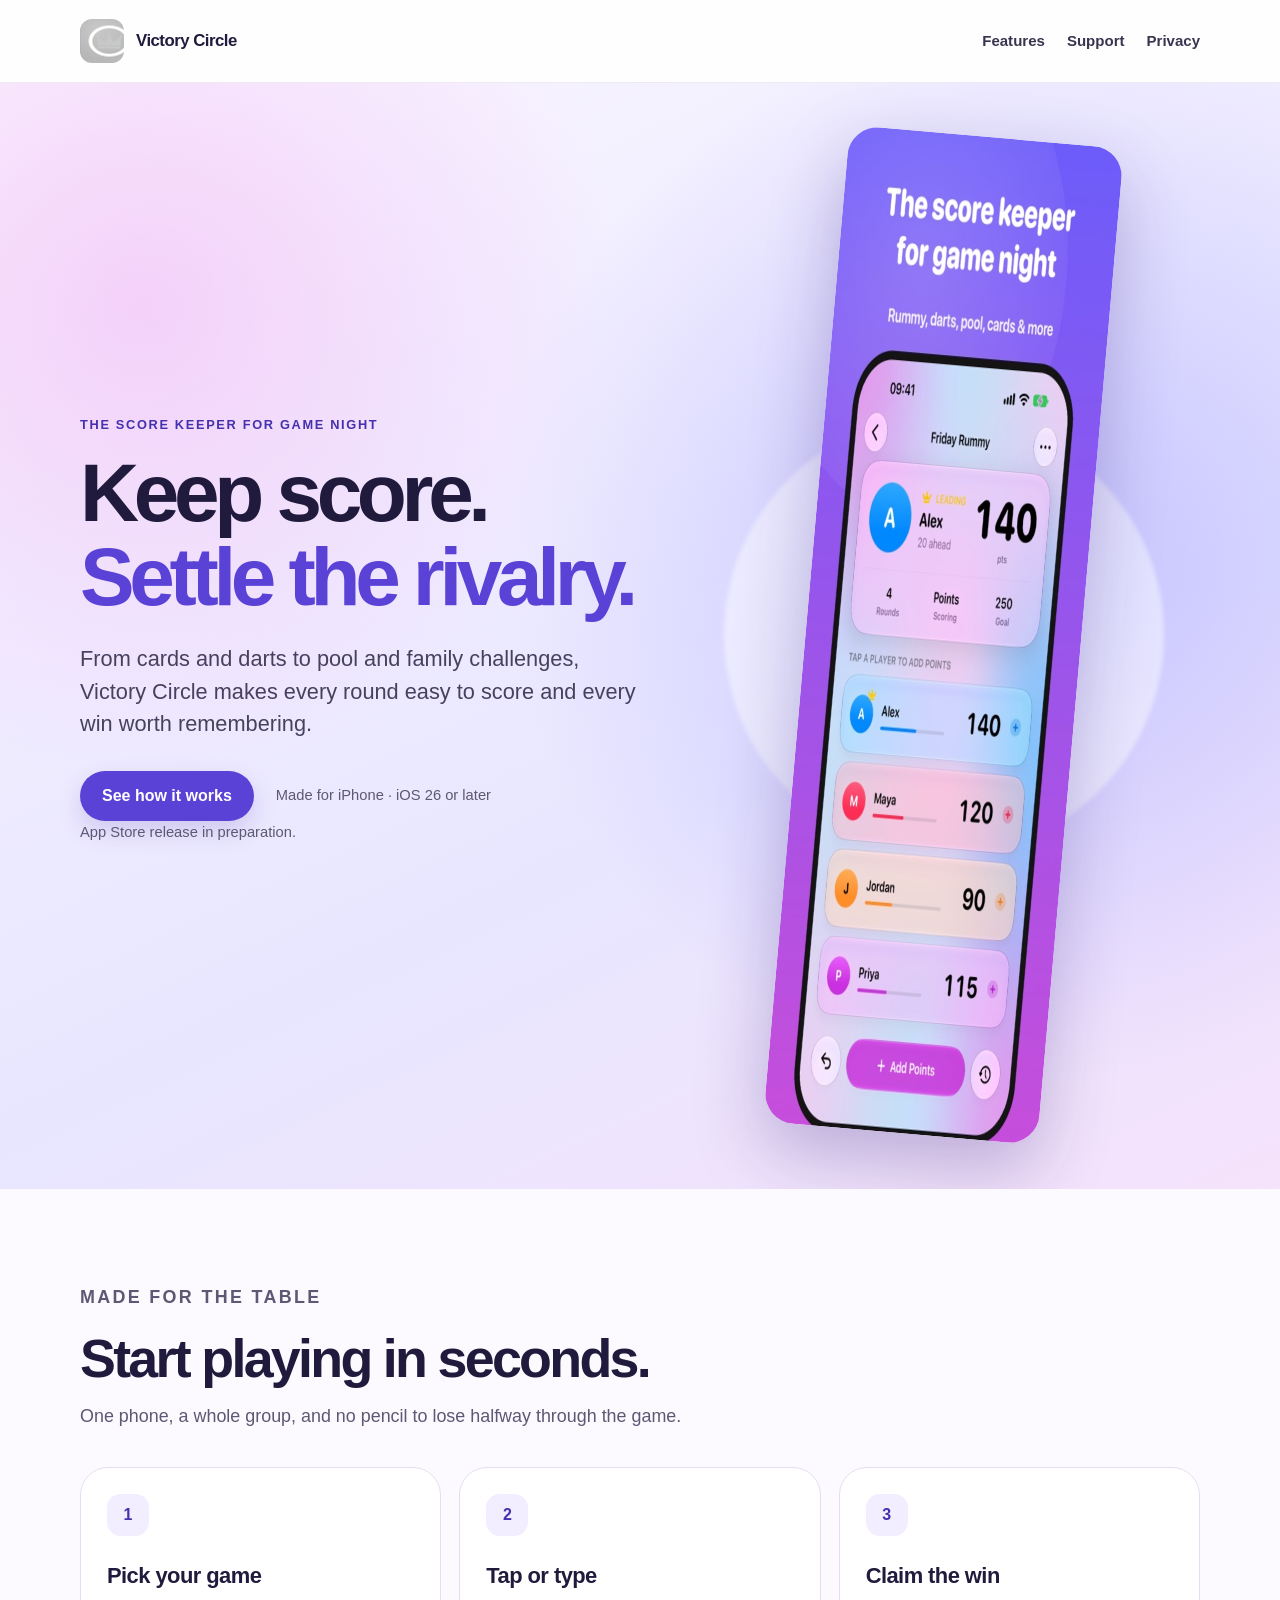
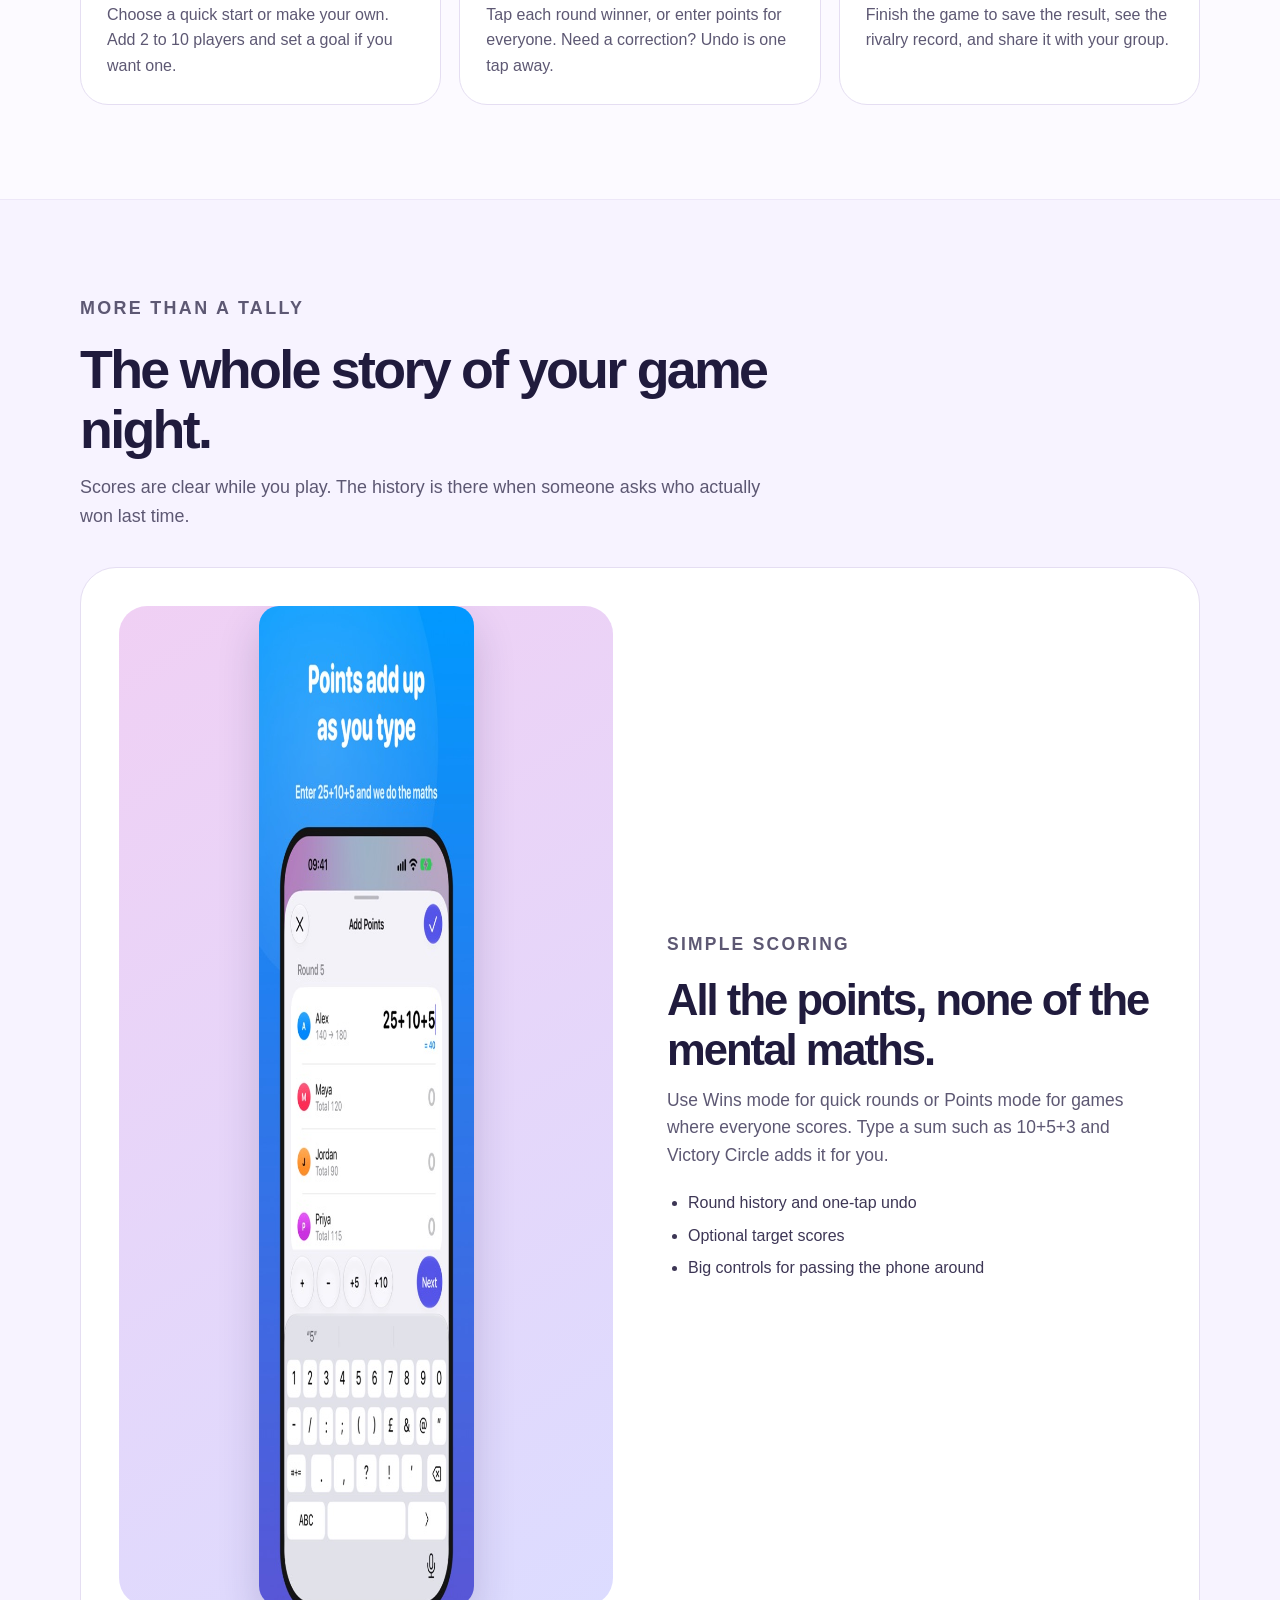
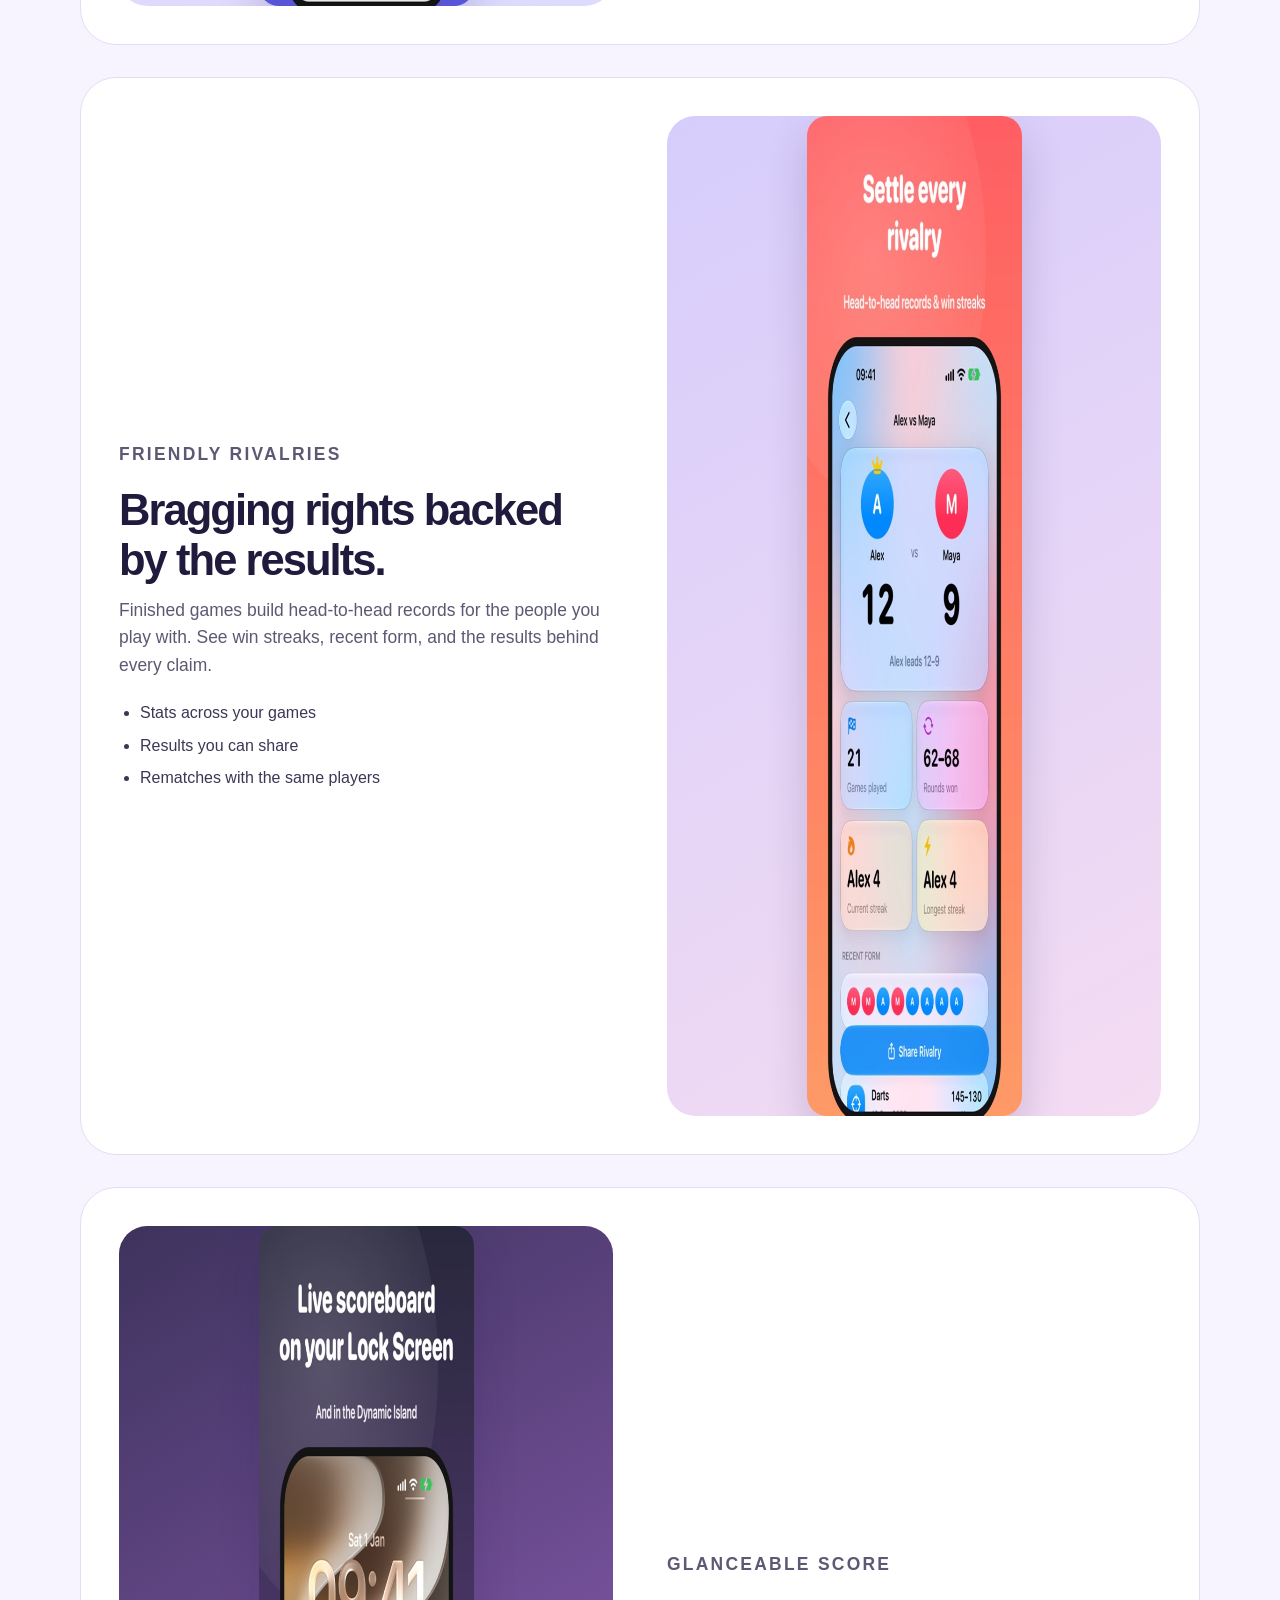
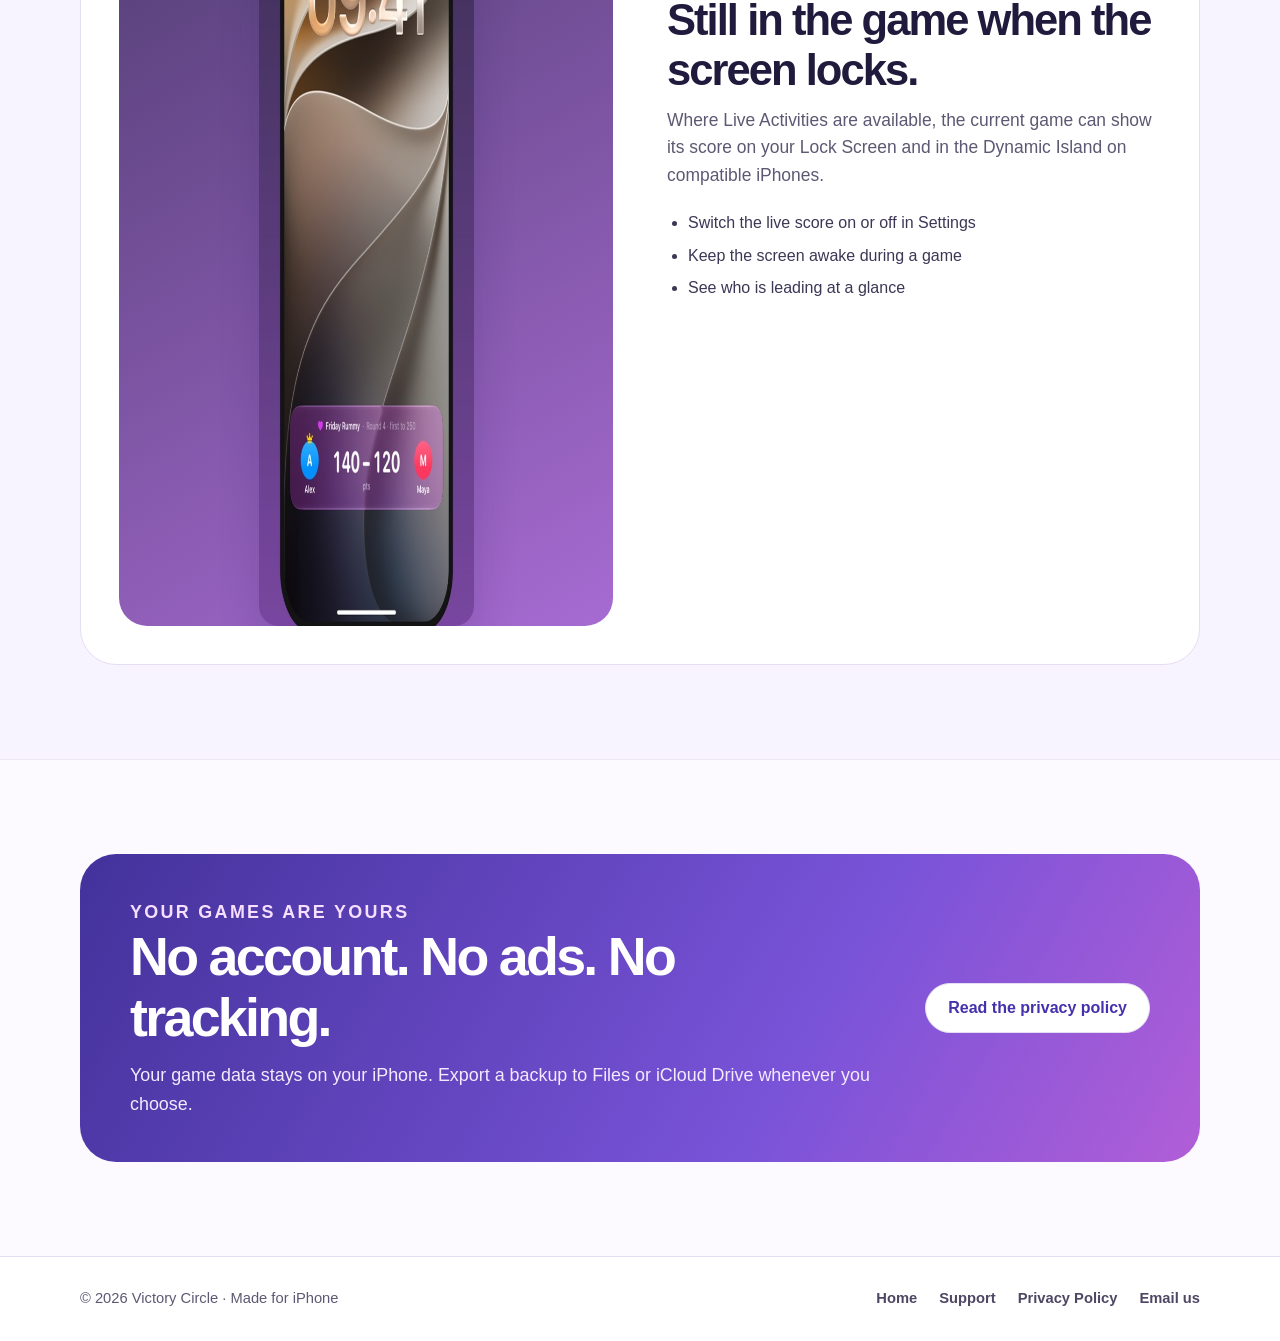
<file: index.html>
<!doctype html>
<html lang="en">
<head>
  <meta charset="utf-8">
  <meta name="viewport" content="width=device-width, initial-scale=1">
  <meta name="theme-color" content="#f8f4ff">
  <meta name="description" content="Victory Circle keeps score for game night, tracks every round, and remembers your friendly rivalries. Made for iPhone.">
  <meta property="og:title" content="Victory Circle — keep score, settle the rivalry">
  <meta property="og:description" content="A score keeper for game nights, cards, darts, pool and every friendly competition.">
  <meta property="og:type" content="website">
  <meta property="og:image" content="assets/app-icon.png">
  <link rel="icon" type="image/png" href="assets/app-icon.png">
  <link rel="stylesheet" href="styles.css">
  <title>Victory Circle — Keep score. Settle the rivalry.</title>
</head>
<body>
  <a class="skip-link" href="#main">Skip to content</a>
  <header class="site-header">
    <div class="container header-inner">
      <a class="brand" href="index.html" aria-label="Victory Circle home">
        <img src="assets/app-icon.png" width="44" height="44" alt="">
        <span>Victory Circle</span>
      </a>
      <nav class="site-nav" aria-label="Main navigation">
        <a href="#features">Features</a>
        <a href="support.html">Support</a>
        <a href="privacy-policy.html">Privacy</a>
      </nav>
    </div>
  </header>

  <main id="main">
    <section class="hero" aria-labelledby="hero-title">
      <div class="container hero-grid">
        <div>
          <p class="eyebrow">The score keeper for game night</p>
          <h1 id="hero-title">Keep score.<br><em>Settle the rivalry.</em></h1>
          <p class="lead">From cards and darts to pool and family challenges, Victory Circle makes every round easy to score and every win worth remembering.</p>
          <div class="hero-actions">
            <a class="button button-primary" href="#how-it-works">See how it works</a>
            <span class="fine-print">Made for iPhone · iOS 26 or later</span>
          </div>
          <p class="fine-print">App Store release in preparation.</p>
        </div>
        <div class="hero-visual">
          <img src="assets/01-game.jpg" width="460" height="1000" alt="Victory Circle scoreboard showing player scores in a Friday Rummy game">
        </div>
      </div>
    </section>

    <section class="section" id="how-it-works" aria-labelledby="how-title">
      <div class="container">
        <div class="section-heading">
          <p class="eyebrow">Made for the table</p>
          <h2 id="how-title">Start playing in seconds.</h2>
          <p>One phone, a whole group, and no pencil to lose halfway through the game.</p>
        </div>
        <div class="step-grid">
          <div class="step-card">
            <span class="step-num" aria-hidden="true">1</span>
            <h3>Pick your game</h3>
            <p>Choose a quick start or make your own. Add 2 to 10 players and set a goal if you want one.</p>
          </div>
          <div class="step-card">
            <span class="step-num" aria-hidden="true">2</span>
            <h3>Tap or type</h3>
            <p>Tap each round winner, or enter points for everyone. Need a correction? Undo is one tap away.</p>
          </div>
          <div class="step-card">
            <span class="step-num" aria-hidden="true">3</span>
            <h3>Claim the win</h3>
            <p>Finish the game to save the result, see the rivalry record, and share it with your group.</p>
          </div>
        </div>
      </div>
    </section>

    <section class="section section-tint" id="features" aria-labelledby="features-title">
      <div class="container">
        <div class="section-heading">
          <p class="eyebrow">More than a tally</p>
          <h2 id="features-title">The whole story of your game night.</h2>
          <p>Scores are clear while you play. The history is there when someone asks who actually won last time.</p>
        </div>
        <div class="feature-stack">
          <article class="feature">
            <div class="feature-image pink">
              <img src="assets/03-points.jpg" loading="lazy" width="460" height="1000" alt="Points entry screen showing a sum being added during a game">
            </div>
            <div class="feature-copy">
              <p class="eyebrow">Simple scoring</p>
              <h3>All the points, none of the mental maths.</h3>
              <p>Use Wins mode for quick rounds or Points mode for games where everyone scores. Type a sum such as 10+5+3 and Victory Circle adds it for you.</p>
              <ul>
                <li>Round history and one-tap undo</li>
                <li>Optional target scores</li>
                <li>Big controls for passing the phone around</li>
              </ul>
            </div>
          </article>
          <article class="feature">
            <div class="feature-image">
              <img src="assets/02-rivalry.jpg" loading="lazy" width="460" height="1000" alt="Head-to-head rivalry results between two players">
            </div>
            <div class="feature-copy">
              <p class="eyebrow">Friendly rivalries</p>
              <h3>Bragging rights backed by the results.</h3>
              <p>Finished games build head-to-head records for the people you play with. See win streaks, recent form, and the results behind every claim.</p>
              <ul>
                <li>Stats across your games</li>
                <li>Results you can share</li>
                <li>Rematches with the same players</li>
              </ul>
            </div>
          </article>
          <article class="feature">
            <div class="feature-image dark">
              <img src="assets/04-lock.jpg" loading="lazy" width="460" height="1000" alt="Live score displayed on an iPhone Lock Screen">
            </div>
            <div class="feature-copy">
              <p class="eyebrow">Glanceable score</p>
              <h3>Still in the game when the screen locks.</h3>
              <p>Where Live Activities are available, the current game can show its score on your Lock Screen and in the Dynamic Island on compatible iPhones.</p>
              <ul>
                <li>Switch the live score on or off in Settings</li>
                <li>Keep the screen awake during a game</li>
                <li>See who is leading at a glance</li>
              </ul>
            </div>
          </article>
        </div>
      </div>
    </section>

    <section class="section" aria-labelledby="private-title">
      <div class="container">
        <div class="privacy-callout">
          <div>
            <p class="eyebrow" style="color:#f6dfff">Your games are yours</p>
            <h2 id="private-title">No account. No ads. No tracking.</h2>
            <p>Your game data stays on your iPhone. Export a backup to Files or iCloud Drive whenever you choose.</p>
          </div>
          <a class="button button-light" href="privacy-policy.html">Read the privacy policy</a>
        </div>
      </div>
    </section>
  </main>

  <footer class="site-footer">
    <div class="container footer-inner">
      <p>© 2026 Victory Circle · Made for iPhone</p>
      <nav class="footer-links" aria-label="Footer navigation">
        <a href="index.html">Home</a>
        <a href="support.html">Support</a>
        <a href="privacy-policy.html">Privacy Policy</a>
        <a href="mailto:vsskkv@gmail.com">Email us</a>
      </nav>
    </div>
  </footer>
</body>
</html>
</file>
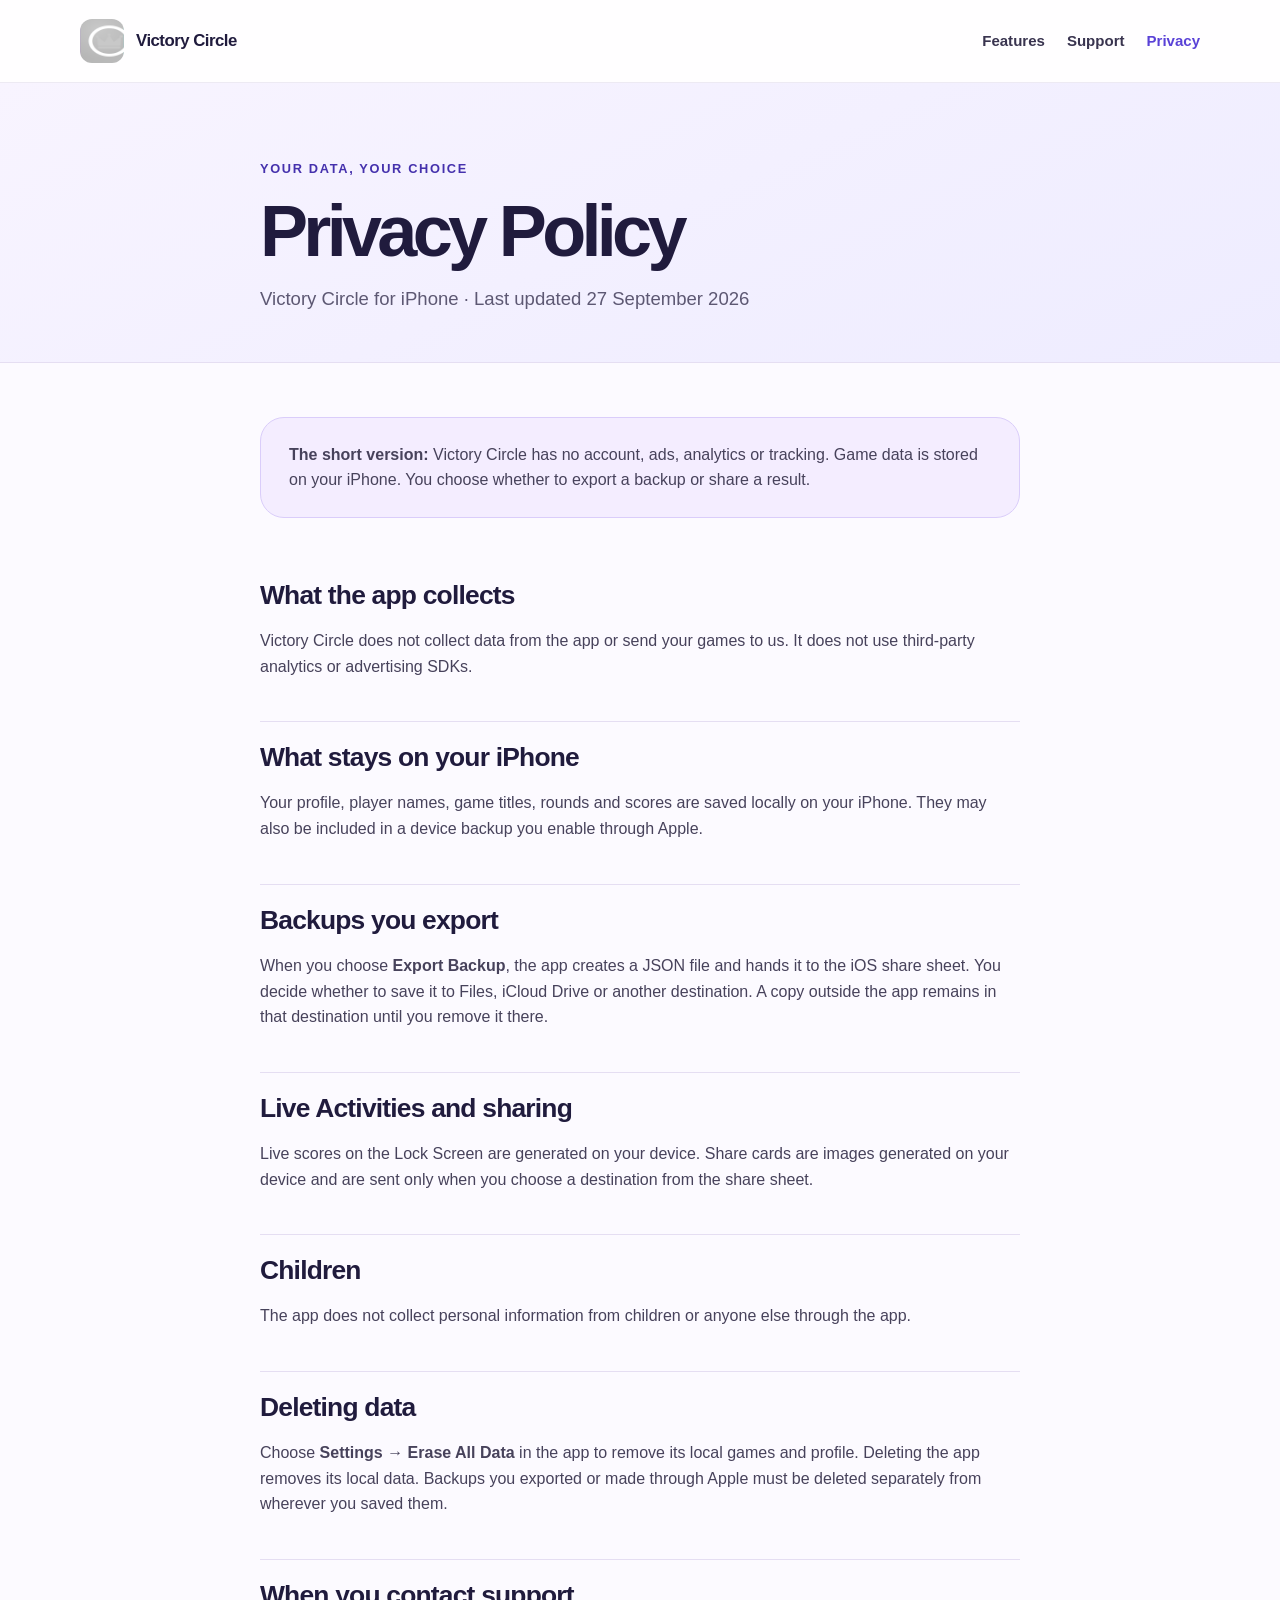
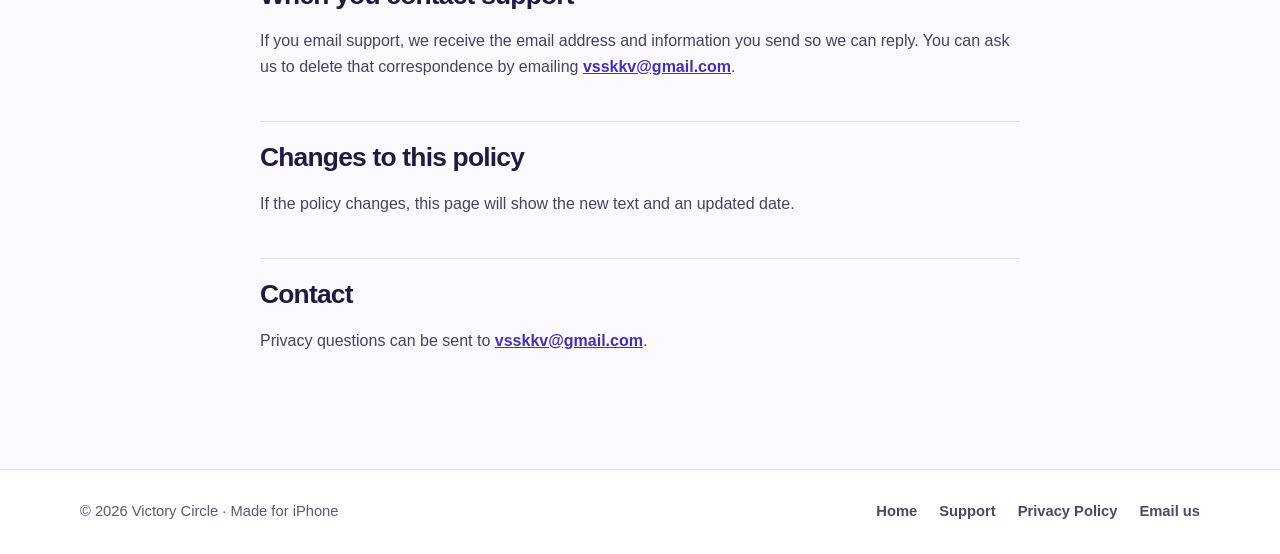
<file: privacy-policy.html>
<!doctype html>
<html lang="en">
<head>
  <meta charset="utf-8">
  <meta name="viewport" content="width=device-width, initial-scale=1">
  <meta name="theme-color" content="#f8f4ff">
  <meta name="description" content="How Victory Circle handles game data, backups and support messages.">
  <link rel="icon" type="image/png" href="assets/app-icon.png">
  <link rel="stylesheet" href="styles.css">
  <title>Privacy Policy — Victory Circle</title>
</head>
<body>
  <a class="skip-link" href="#main">Skip to content</a>
  <header class="site-header">
    <div class="container header-inner">
      <a class="brand" href="index.html" aria-label="Victory Circle home">
        <img src="assets/app-icon.png" width="44" height="44" alt="">
        <span>Victory Circle</span>
      </a>
      <nav class="site-nav" aria-label="Main navigation">
        <a href="index.html#features">Features</a>
        <a href="support.html">Support</a>
        <a href="privacy-policy.html" aria-current="page">Privacy</a>
      </nav>
    </div>
  </header>

  <main id="main">
    <div class="page-hero">
      <div class="narrow">
        <p class="eyebrow">Your data, your choice</p>
        <h1>Privacy Policy</h1>
        <p>Victory Circle for iPhone · Last updated 27 September 2026</p>
      </div>
    </div>
    <div class="narrow content-page legal">
      <div class="notice-card">
        <p><strong>The short version:</strong> Victory Circle has no account, ads, analytics or tracking. Game data is stored on your iPhone. You choose whether to export a backup or share a result.</p>
      </div>

      <h2>What the app collects</h2>
      <p>Victory Circle does not collect data from the app or send your games to us. It does not use third-party analytics or advertising SDKs.</p>

      <h2>What stays on your iPhone</h2>
      <p>Your profile, player names, game titles, rounds and scores are saved locally on your iPhone. They may also be included in a device backup you enable through Apple.</p>

      <h2>Backups you export</h2>
      <p>When you choose <strong>Export Backup</strong>, the app creates a JSON file and hands it to the iOS share sheet. You decide whether to save it to Files, iCloud Drive or another destination. A copy outside the app remains in that destination until you remove it there.</p>

      <h2>Live Activities and sharing</h2>
      <p>Live scores on the Lock Screen are generated on your device. Share cards are images generated on your device and are sent only when you choose a destination from the share sheet.</p>

      <h2>Children</h2>
      <p>The app does not collect personal information from children or anyone else through the app.</p>

      <h2>Deleting data</h2>
      <p>Choose <strong>Settings → Erase All Data</strong> in the app to remove its local games and profile. Deleting the app removes its local data. Backups you exported or made through Apple must be deleted separately from wherever you saved them.</p>

      <h2>When you contact support</h2>
      <p>If you email support, we receive the email address and information you send so we can reply. You can ask us to delete that correspondence by emailing <a href="mailto:vsskkv@gmail.com">vsskkv@gmail.com</a>.</p>

      <h2>Changes to this policy</h2>
      <p>If the policy changes, this page will show the new text and an updated date.</p>

      <h2>Contact</h2>
      <p>Privacy questions can be sent to <a href="mailto:vsskkv@gmail.com">vsskkv@gmail.com</a>.</p>
    </div>
  </main>

  <footer class="site-footer">
    <div class="container footer-inner">
      <p>© 2026 Victory Circle · Made for iPhone</p>
      <nav class="footer-links" aria-label="Footer navigation">
        <a href="index.html">Home</a>
        <a href="support.html">Support</a>
        <a href="privacy-policy.html">Privacy Policy</a>
        <a href="mailto:vsskkv@gmail.com">Email us</a>
      </nav>
    </div>
  </footer>
</body>
</html>
</file>
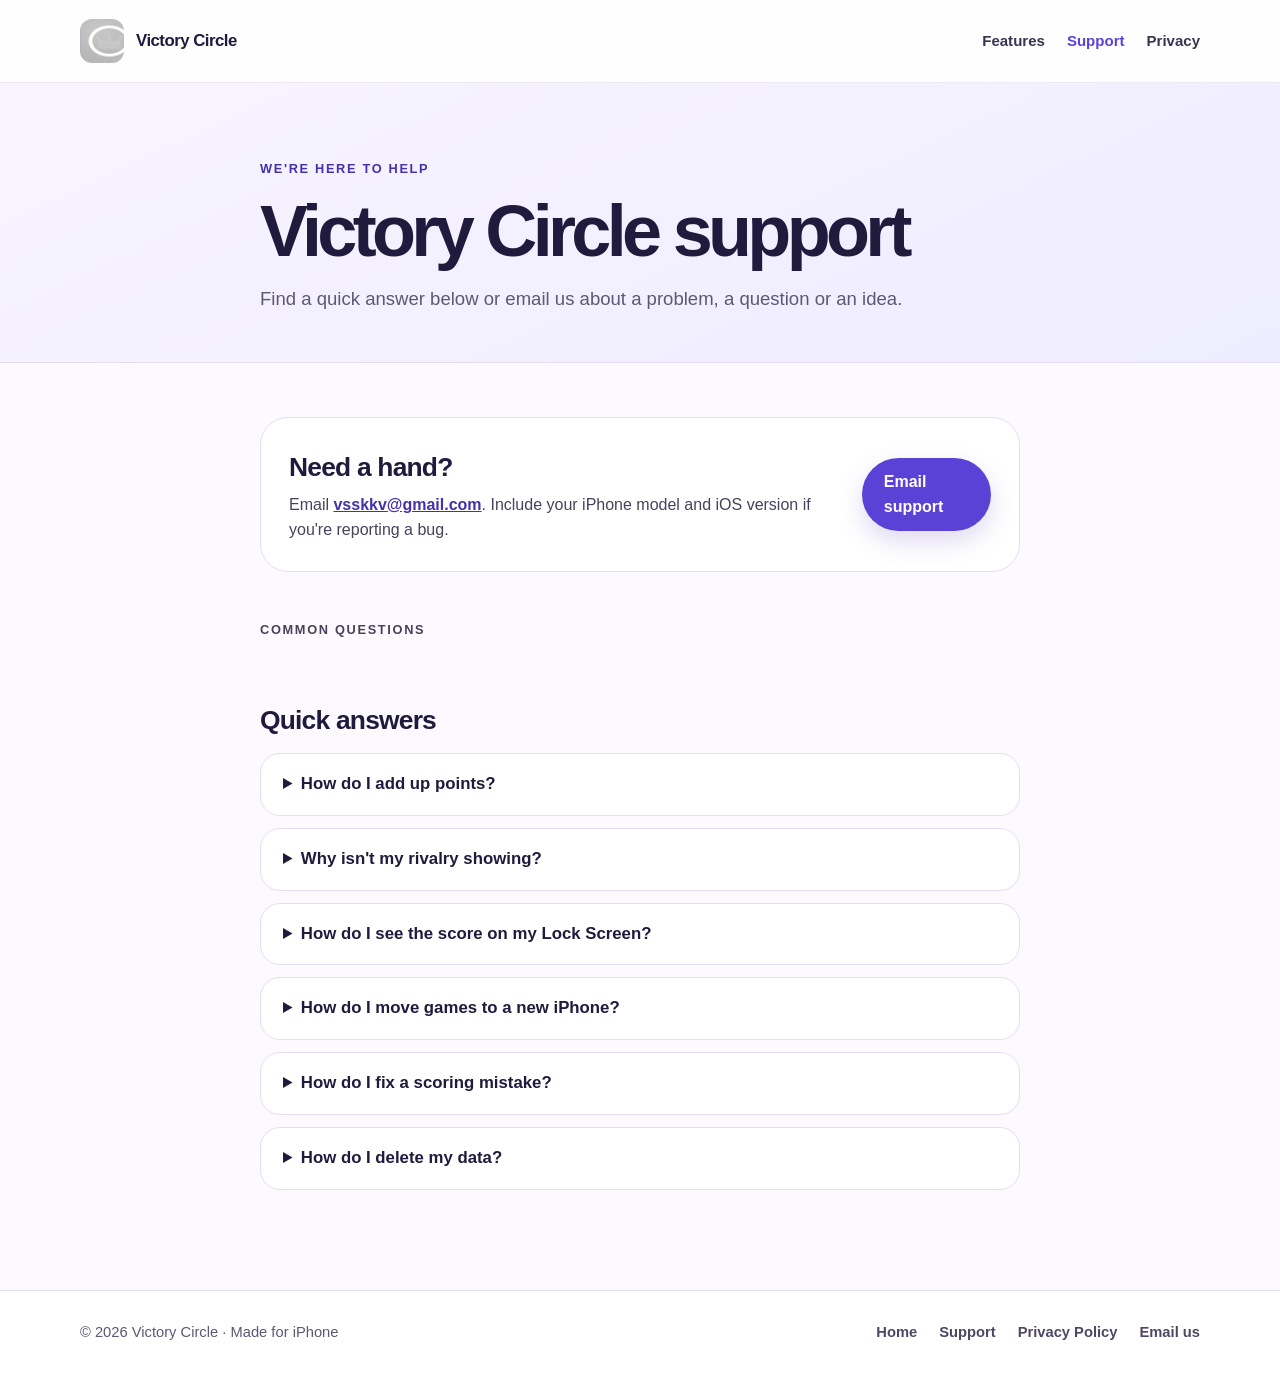
<file: support.html>
<!doctype html>
<html lang="en">
<head>
  <meta charset="utf-8">
  <meta name="viewport" content="width=device-width, initial-scale=1">
  <meta name="theme-color" content="#f8f4ff">
  <meta name="description" content="Help with scoring, rivalries, backups and Live Activities in Victory Circle for iPhone.">
  <link rel="icon" type="image/png" href="assets/app-icon.png">
  <link rel="stylesheet" href="styles.css">
  <title>Support — Victory Circle</title>
</head>
<body>
  <a class="skip-link" href="#main">Skip to content</a>
  <header class="site-header">
    <div class="container header-inner">
      <a class="brand" href="index.html" aria-label="Victory Circle home">
        <img src="assets/app-icon.png" width="44" height="44" alt="">
        <span>Victory Circle</span>
      </a>
      <nav class="site-nav" aria-label="Main navigation">
        <a href="index.html#features">Features</a>
        <a href="support.html" aria-current="page">Support</a>
        <a href="privacy-policy.html">Privacy</a>
      </nav>
    </div>
  </header>

  <main id="main">
    <div class="page-hero">
      <div class="narrow">
        <p class="eyebrow">We're here to help</p>
        <h1>Victory Circle support</h1>
        <p>Find a quick answer below or email us about a problem, a question or an idea.</p>
      </div>
    </div>
    <div class="narrow content-page">
      <section class="contact-card" aria-labelledby="contact-title">
        <div>
          <h2 id="contact-title">Need a hand?</h2>
          <p>Email <a href="mailto:vsskkv@gmail.com">vsskkv@gmail.com</a>. Include your iPhone model and iOS version if you're reporting a bug.</p>
        </div>
        <a class="button button-primary" href="mailto:vsskkv@gmail.com?subject=Victory%20Circle%20support">Email support</a>
      </section>

      <section aria-labelledby="faq-title">
        <p class="eyebrow">Common questions</p>
        <h2 id="faq-title">Quick answers</h2>
        <div class="faq-list">
          <details>
            <summary>How do I add up points?</summary>
            <p>In a Points game, tap a player and type a number or a sum such as <code>10+5+3</code>. The +5 and +10 buttons above the keyboard can help with common amounts. Save the round when you're done.</p>
          </details>
          <details>
            <summary>Why isn't my rivalry showing?</summary>
            <p>Rivalries count finished games. In the game, use <strong>••• → Finish Game</strong>. Players are matched by name, so use the same spelling each time.</p>
          </details>
          <details>
            <summary>How do I see the score on my Lock Screen?</summary>
            <p>Start or open a game, then lock your iPhone. Check that <strong>Live Score on Lock Screen</strong> is on in Victory Circle's Settings and that Live Activities are allowed for the app in iPhone Settings. Dynamic Island display needs a compatible iPhone.</p>
          </details>
          <details>
            <summary>How do I move games to a new iPhone?</summary>
            <p>On your old iPhone, open Victory Circle's <strong>Settings → Export Backup</strong> and save the JSON file to Files or iCloud Drive. On the new iPhone, choose <strong>Settings → Restore from Backup</strong> and select that file. Restore replaces the games on the new iPhone, so export those first if you need them.</p>
          </details>
          <details>
            <summary>How do I fix a scoring mistake?</summary>
            <p>Tap Undo to remove the last round, or open Round History and swipe a round to delete it.</p>
          </details>
          <details>
            <summary>How do I delete my data?</summary>
            <p>Open Victory Circle's <strong>Settings → Erase All Data</strong>. This removes local games and your profile. Backups you exported to other locations must be deleted separately.</p>
          </details>
        </div>
      </section>
    </div>
  </main>

  <footer class="site-footer">
    <div class="container footer-inner">
      <p>© 2026 Victory Circle · Made for iPhone</p>
      <nav class="footer-links" aria-label="Footer navigation">
        <a href="index.html">Home</a>
        <a href="support.html">Support</a>
        <a href="privacy-policy.html">Privacy Policy</a>
        <a href="mailto:vsskkv@gmail.com">Email us</a>
      </nav>
    </div>
  </footer>
</body>
</html>
</file>
<file: styles.css>
:root {
  color-scheme: light;
  --ink: #201b3d;
  --muted: #5d5873;
  --purple: #5a42d7;
  --purple-dark: #4531ad;
  --border: #e5def2;
  --surface: #fff;
  --canvas: #fcfaff;
  --lavender: #f2edff;
  font-family: -apple-system, BlinkMacSystemFont, "Segoe UI", sans-serif;
  font-synthesis: none;
  text-rendering: optimizeLegibility;
}

* { box-sizing: border-box; }
html { scroll-behavior: smooth; }
body { margin: 0; background: var(--canvas); color: var(--ink); line-height: 1.6; }
img { display: block; max-width: 100%; }
a { color: var(--purple-dark); }
a:hover { color: #2e217e; }
button, a { -webkit-tap-highlight-color: transparent; }
:focus-visible { outline: 3px solid #e343cf; outline-offset: 4px; }
.skip-link { position: absolute; left: 12px; top: -60px; z-index: 20; background: var(--ink); color: #fff; padding: 8px 14px; border-radius: 10px; }
.skip-link:focus { top: 12px; }
.container { width: min(1120px, calc(100% - 40px)); margin-inline: auto; }
.narrow { width: min(760px, calc(100% - 40px)); margin-inline: auto; }

.site-header {
  position: relative;
  z-index: 10;
  border-bottom: 1px solid rgba(78, 58, 133, .1);
  background: rgba(255, 255, 255, .9);
}
.header-inner { display: flex; align-items: center; justify-content: space-between; gap: 24px; min-height: 82px; }
.brand { display: inline-flex; align-items: center; gap: 12px; color: var(--ink); text-decoration: none; font-size: 1.05rem; font-weight: 800; letter-spacing: -.03em; white-space: nowrap; }
.brand img { width: 44px; height: 44px; border-radius: 12px; }
.site-nav { display: flex; flex-wrap: wrap; align-items: center; justify-content: flex-end; gap: 8px 22px; }
.site-nav a { color: #39344f; text-decoration: none; font-weight: 650; font-size: .94rem; }
.site-nav a:hover, .site-nav a[aria-current="page"] { color: var(--purple); }

.hero {
  overflow: hidden;
  background:
    radial-gradient(circle at 11% 20%, rgba(243, 182, 245, .55), transparent 33%),
    radial-gradient(circle at 81% 42%, rgba(122, 120, 255, .32), transparent 44%),
    linear-gradient(155deg, #faf6ff, #e8e6ff 62%, #f5e2fb);
}
.hero-grid { display: grid; grid-template-columns: 1.05fr .95fr; align-items: center; gap: 40px; padding-block: 52px 54px; }
.eyebrow { display: inline-block; margin: 0 0 16px; color: var(--purple-dark); font-size: .8rem; font-weight: 800; letter-spacing: .13em; text-transform: uppercase; }
h1, h2, h3, p { margin-top: 0; }
h1 { font-size: clamp(3.1rem, 6.4vw, 5.6rem); line-height: 1.02; letter-spacing: -.065em; margin-bottom: 25px; }
h1 em { color: var(--purple); font-style: normal; }
.lead { max-width: 600px; font-size: clamp(1.12rem, 2vw, 1.36rem); color: #47415f; line-height: 1.5; }
.hero-actions { display: flex; flex-wrap: wrap; align-items: center; gap: 15px 22px; margin-top: 30px; }
.button { display: inline-flex; align-items: center; justify-content: center; min-height: 50px; padding: 11px 22px; border-radius: 999px; font-weight: 800; text-decoration: none; }
.button-primary { color: #fff; background: var(--purple); box-shadow: 0 10px 24px rgba(77, 52, 170, .18); }
.button-primary:hover { background: var(--purple-dark); color: #fff; }
.button-light { background: #fff; color: var(--purple-dark); border: 1px solid var(--border); }
.button-light:hover { background: var(--lavender); }
.fine-print { color: var(--muted); font-size: .92rem; }
.hero-visual { position: relative; display: grid; place-items: center; min-height: 560px; }
.hero-visual::before { content: ""; position: absolute; width: min(95%, 440px); aspect-ratio: 1; border-radius: 50%; background: rgba(255,255,255,.45); filter: blur(2px); }
.hero-visual img { position: relative; width: min(100%, 275px); border-radius: 30px; box-shadow: 0 28px 70px rgba(55, 30, 117, .28); transform: rotate(5deg); }

.section { padding-block: 94px; }
.section-tint { background: #f7f3ff; border-block: 1px solid #ede7f8; }
.section-heading { max-width: 700px; margin-bottom: 36px; }
.section-heading h2, .split-copy h2, .privacy-callout h2 { font-size: clamp(2.25rem, 4.2vw, 3.55rem); line-height: 1.12; letter-spacing: -.05em; margin-bottom: 14px; }
.section-heading p, .split-copy p, .privacy-callout p { color: var(--muted); font-size: 1.12rem; }
.step-grid { display: grid; grid-template-columns: repeat(3, 1fr); gap: 18px; }
.step-card { border: 1px solid var(--border); border-radius: 28px; background: var(--surface); padding: 26px; }
.step-num { display: inline-grid; place-items: center; width: 42px; height: 42px; border-radius: 14px; background: var(--lavender); color: var(--purple-dark); font-weight: 850; margin-bottom: 22px; }
.step-card h3 { font-size: 1.37rem; letter-spacing: -.025em; margin-bottom: 9px; }
.step-card p { color: var(--muted); margin-bottom: 0; }
.feature-stack { display: grid; gap: 32px; }
.feature { display: grid; grid-template-columns: 1fr 1fr; align-items: center; gap: 54px; padding: 38px; border: 1px solid var(--border); border-radius: 36px; background: #fff; }
.feature:nth-child(even) .feature-image { order: 2; }
.feature-image { display: grid; place-items: center; min-height: 450px; border-radius: 28px; overflow: hidden; background: linear-gradient(150deg, #d6cdfc, #f4dcf2); }
.feature-image.pink { background: linear-gradient(150deg, #f0d0f4, #dcdcff); }
.feature-image.dark { background: linear-gradient(150deg, #3e335d, #a76bd2); }
.feature-image img { width: 215px; border-radius: 20px; box-shadow: 0 19px 42px rgba(39,25,84,.19); }
.feature-copy h3 { font-size: clamp(1.9rem, 3.4vw, 2.8rem); line-height: 1.15; letter-spacing: -.045em; margin-bottom: 12px; }
.feature-copy p { color: var(--muted); font-size: 1.09rem; }
.feature-copy ul { margin: 20px 0 0; padding-left: 21px; color: #3d3655; }
.feature-copy li + li { margin-top: 7px; }
.privacy-callout { display: flex; align-items: center; justify-content: space-between; gap: 30px; border-radius: 36px; padding: 44px 50px; background: linear-gradient(120deg, #43329b, #7953d8 64%, #b15ed7); color: #fff; }
.privacy-callout h2 { max-width: 620px; }
.privacy-callout p { color: #f3eaff; margin-bottom: 0; }
.privacy-callout .button { flex: none; }

.page-hero { padding-block: 72px 48px; background: linear-gradient(155deg, #f8f4ff, #eeecff); border-bottom: 1px solid var(--border); }
.page-hero h1 { font-size: clamp(2.8rem, 6vw, 4.5rem); margin-bottom: 15px; }
.page-hero p:last-child { max-width: 680px; color: var(--muted); font-size: 1.16rem; margin-bottom: 0; }
.content-page { padding-block: 54px 100px; }
.content-page h2 { font-size: 1.65rem; letter-spacing: -.03em; margin: 42px 0 12px; }
.content-page p { color: #47425b; }
.content-page a { font-weight: 700; }
.notice-card { border: 1px solid #dacdfa; border-radius: 24px; background: #f4edff; padding: 24px 28px; }
.notice-card p:last-child { margin-bottom: 0; }
.contact-card { display: flex; align-items: center; justify-content: space-between; gap: 25px; border: 1px solid var(--border); border-radius: 28px; background: #fff; padding: 28px; margin-bottom: 44px; }
.contact-card h2 { margin: 0 0 4px; }
.contact-card p { margin: 0; }
.faq-list { display: grid; gap: 12px; }
.faq-list details { border: 1px solid var(--border); border-radius: 20px; background: #fff; padding: 17px 22px; }
.faq-list summary { cursor: pointer; font-weight: 750; font-size: 1.05rem; }
.faq-list details p { margin: 12px 0 2px; }
.faq-list code { background: #f1ecfa; padding: 2px 5px; border-radius: 5px; }
.legal h2 { padding-top: 14px; border-top: 1px solid var(--border); }
.legal h2:first-of-type { border-top: 0; }

.site-footer { border-top: 1px solid var(--border); background: #fff; padding-block: 30px; }
.footer-inner { display: flex; align-items: center; justify-content: space-between; gap: 18px; }
.footer-inner p { color: var(--muted); font-size: .92rem; margin: 0; }
.footer-links { display: flex; flex-wrap: wrap; gap: 10px 22px; }
.footer-links a { color: #4e4764; text-decoration: none; font-size: .92rem; font-weight: 650; }
.footer-links a:hover { color: var(--purple); }

@media (max-width: 800px) {
  .hero-grid, .feature { grid-template-columns: 1fr; }
  .hero-grid { gap: 15px; padding-block: 58px 64px; }
  .hero-visual { min-height: 450px; }
  .hero-visual img { width: 270px; transform: rotate(2deg); }
  .step-grid { grid-template-columns: 1fr; }
  .feature:nth-child(even) .feature-image { order: 0; }
  .feature { gap: 25px; }
  .feature-image { min-height: 390px; }
  .privacy-callout { flex-direction: column; align-items: flex-start; }
}
@media (max-width: 520px) {
  .container, .narrow { width: min(100% - 32px, 1120px); }
  .header-inner { min-height: 72px; gap: 12px; }
  .brand { font-size: .92rem; gap: 8px; }
  .brand img { width: 36px; height: 36px; border-radius: 10px; }
  .site-nav { gap: 5px 11px; }
  .site-nav a { font-size: .78rem; }
  .hero-visual { min-height: 390px; }
  .hero-visual img { width: 230px; }
  .section { padding-block: 65px; }
  .feature { padding: 20px; border-radius: 28px; }
  .feature-image { min-height: 335px; }
  .feature-image img { width: 175px; }
  .privacy-callout { padding: 29px 25px; }
  .page-hero { padding-block: 54px 39px; }
  .contact-card { flex-direction: column; align-items: flex-start; }
  .footer-inner { flex-direction: column; align-items: flex-start; }
}
@media (prefers-reduced-motion: reduce) { html { scroll-behavior: auto; } }
</file>
